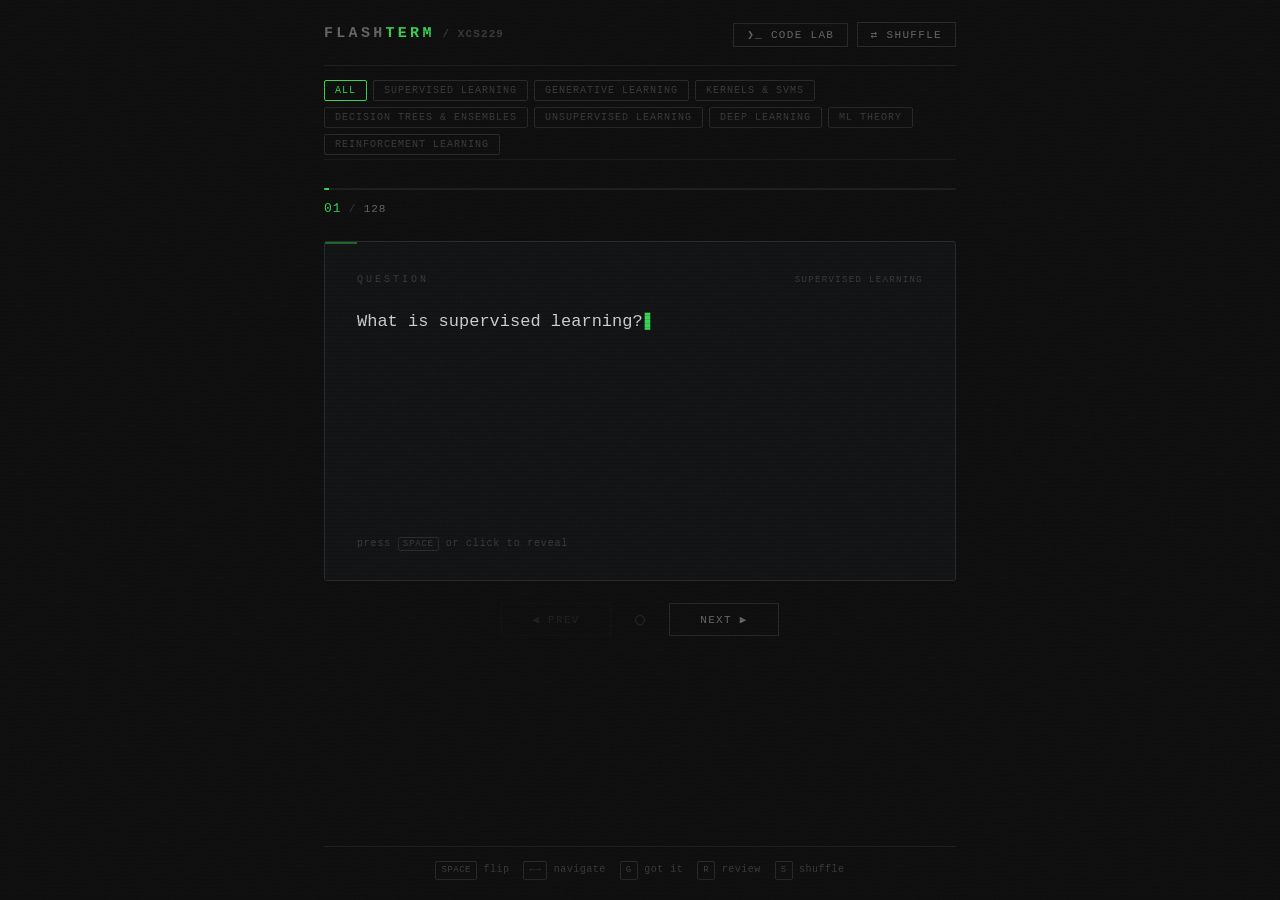
<file: index.html>
<!DOCTYPE html>
<html lang="en">
<head>
  <meta charset="UTF-8">
  <meta name="viewport" content="width=device-width, initial-scale=1.0, user-scalable=no">
  <meta name="theme-color" content="#0d0d0d">
  <meta name="apple-mobile-web-app-capable" content="yes">
  <meta name="apple-mobile-web-app-status-bar-style" content="black">
  <meta name="apple-mobile-web-app-title" content="FlashTerm">
  <meta name="description" content="XCS229 Machine Learning flashcards">
  <title>FlashTerm — XCS229</title>
  <link rel="stylesheet" href="style.css">
  <link rel="manifest" href="manifest.json">
</head>
<body>

  <div class="scanlines" aria-hidden="true"></div>

  <div class="app">

    <header class="header">
      <div class="logo">FLASH<span class="logo-accent">TERM</span><span class="logo-sub"> / XCS229</span></div>
      <div class="header-controls">
        <a href="code.html" class="ctrl-btn" style="text-decoration:none">&#x276F;_ CODE LAB</a>
        <button id="shuffleBtn" class="ctrl-btn" aria-label="Toggle shuffle mode" aria-pressed="false">
          &#x21C4; SHUFFLE
        </button>
      </div>
    </header>

    <!-- Category filter -->
    <nav class="cat-nav" id="catNav" aria-label="Filter by topic">
      <button class="cat-btn active" data-cat="all">ALL</button>
      <!-- populated by app.js from CATEGORIES -->
    </nav>

    <main class="main">

      <div class="progress-track">
        <div class="progress-bar">
          <div class="progress-fill" id="progressFill"></div>
        </div>
        <div class="progress-meta">
          <span class="progress-counter">
            <span id="progressCurrent" class="counter-current">01</span>
            <span class="counter-sep"> / </span>
            <span id="progressTotal" class="counter-total">00</span>
          </span>
          <span id="progressStats" class="progress-stats"></span>
        </div>
      </div>

      <div
        class="card-scene"
        id="cardScene"
        role="button"
        tabindex="0"
        aria-label="Flashcard — click or press Space to flip"
      >
        <div class="card" id="card">

          <div class="card-face card-front">
            <div class="face-header">
              <span class="face-label">QUESTION</span>
              <span class="face-cat-tag" id="faceCatTag"></span>
            </div>
            <div class="face-content" id="questionText"></div>
            <div class="face-hint">
              <span class="kbd-hint">press <kbd>SPACE</kbd> or click to reveal</span>
              <span class="touch-hint">tap to reveal</span>
            </div>
          </div>

          <div class="card-face card-back">
            <div class="face-header">
              <span class="face-label face-label--answer">ANSWER</span>
              <span class="face-cat-tag" id="faceCatTagBack"></span>
            </div>
            <div class="face-content" id="answerText"></div>
            <div class="card-actions">
              <button id="gotItBtn" class="mark-btn mark-btn--got" aria-label="Mark as got it">
                &#x2713; GOT IT
              </button>
              <button id="reviewBtn" class="mark-btn mark-btn--review" aria-label="Mark for review">
                &#x21BA; REVIEW
              </button>
            </div>
          </div>

        </div>
      </div>

      <div class="nav-row">
        <button id="prevBtn" class="nav-btn" aria-label="Previous card" disabled>&#9664; PREV</button>
        <div class="status-pip" id="statusPip" aria-label="Card status"></div>
        <button id="nextBtn" class="nav-btn" aria-label="Next card">NEXT &#9654;</button>
      </div>

    </main>

    <footer class="footer">
      <div class="kbd-row">
        <span><kbd>SPACE</kbd> flip</span>
        <span><kbd>&#8592;&#8594;</kbd> navigate</span>
        <span><kbd>G</kbd> got it</span>
        <span><kbd>R</kbd> review</span>
        <span><kbd>S</kbd> shuffle</span>
      </div>
    </footer>

  </div>

  <script src="cards.js"></script>
  <script src="app.js"></script>
</body>
</html>
</file>
<file: style.css>
/* ─── Reset ────────────────────────────────────────────────────────────────── */
*, *::before, *::after { box-sizing: border-box; margin: 0; padding: 0; }

/* ─── Tokens ────────────────────────────────────────────────────────────────── */
:root {
  --bg:           #0d0d0d;
  --bg-card:      #111213;
  --bg-card-ans:  #0a120a;
  --green:        #39d353;
  --green-glow:   rgba(57, 211, 83, 0.35);
  --green-dim:    #1d6b2a;
  --amber:        #e8a000;
  --amber-glow:   rgba(232, 160, 0, 0.35);
  --amber-dim:    #7a5000;
  --text:         #d0d0d0;
  --text-mid:     #666;
  --text-dim:     #3a3a3a;
  --border:       #1c1c1c;
  --border-mid:   #282828;
  --mono:         'Courier New', Courier, monospace;
  --flip-dur:     0.55s;
  --flip-ease:    cubic-bezier(0.4, 0, 0.2, 1);
}

/* ─── Base ──────────────────────────────────────────────────────────────────── */
html, body {
  height: 100%;
  background: var(--bg);
  color: var(--text);
  font-family: var(--mono);
  font-size: 14px;
  line-height: 1.65;
  -webkit-font-smoothing: antialiased;
}

/* ─── Scanlines overlay ─────────────────────────────────────────────────────── */
.scanlines {
  position: fixed;
  inset: 0;
  background: repeating-linear-gradient(
    to bottom,
    transparent 0px,
    transparent 3px,
    rgba(0,0,0,0.13) 3px,
    rgba(0,0,0,0.13) 4px
  );
  pointer-events: none;
  z-index: 9999;
}

/* Subtle grain via SVG noise */
body::after {
  content: '';
  position: fixed;
  inset: 0;
  background-image: url("data:image/svg+xml,%3Csvg xmlns='http://www.w3.org/2000/svg' width='300' height='300'%3E%3Cfilter id='n'%3E%3CfeTurbulence type='fractalNoise' baseFrequency='0.75' numOctaves='4' stitchTiles='stitch'/%3E%3C/filter%3E%3Crect width='300' height='300' filter='url(%23n)' opacity='0.035'/%3E%3C/svg%3E");
  pointer-events: none;
  z-index: 9998;
  opacity: 1;
}

/* ─── App shell ─────────────────────────────────────────────────────────────── */
.app {
  min-height: 100dvh;
  display: flex;
  flex-direction: column;
  max-width: 680px;
  margin: 0 auto;
  padding: 0 24px;
}

/* ─── Header ────────────────────────────────────────────────────────────────── */
.header {
  display: flex;
  justify-content: space-between;
  align-items: center;
  padding: 22px 0 18px;
  border-bottom: 1px solid var(--border);
}

.logo {
  font-size: 15px;
  font-weight: bold;
  letter-spacing: 0.22em;
  color: var(--text-mid);
  user-select: none;
}
.logo-accent { color: var(--green); }
.logo-sub    { color: var(--text-dim); font-size: 11px; letter-spacing: 0.1em; }

.ctrl-btn {
  background: transparent;
  border: 1px solid var(--border-mid);
  color: var(--text-mid);
  font-family: var(--mono);
  font-size: 11px;
  letter-spacing: 0.12em;
  padding: 5px 13px;
  cursor: pointer;
  transition: color 0.15s, border-color 0.15s, text-shadow 0.15s;
  user-select: none;
}
.ctrl-btn:hover {
  border-color: var(--green-dim);
  color: var(--green);
}
.ctrl-btn.active {
  border-color: var(--green);
  color: var(--green);
  text-shadow: 0 0 10px var(--green);
}

/* ─── Category nav ──────────────────────────────────────────────────────────── */
.cat-nav {
  display: flex;
  flex-wrap: wrap;
  gap: 6px;
  padding: 14px 0 4px;
  border-bottom: 1px solid var(--border);
  /* on mobile this becomes a horizontal scroll strip */
}

.cat-btn {
  background: transparent;
  border: 1px solid var(--border-mid);
  color: var(--text-dim);
  font-family: var(--mono);
  font-size: 10px;
  letter-spacing: 0.1em;
  padding: 4px 10px;
  cursor: pointer;
  border-radius: 2px;
  transition: color 0.15s, border-color 0.15s;
  user-select: none;
  white-space: nowrap;
}
.cat-btn:hover {
  border-color: var(--green-dim);
  color: var(--text-mid);
}
.cat-btn.active {
  border-color: var(--green);
  color: var(--green);
}

/* ─── Category tag on card face ─────────────────────────────────────────────── */
.face-header {
  display: flex;
  align-items: baseline;
  justify-content: space-between;
  margin-bottom: 18px;
}
.face-cat-tag {
  font-size: 9px;
  letter-spacing: 0.15em;
  color: var(--text-dim);
  text-transform: uppercase;
}

/* ─── Main ──────────────────────────────────────────────────────────────────── */
.main {
  flex: 1;
  display: flex;
  flex-direction: column;
  align-items: stretch;
  padding: 28px 0 20px;
  gap: 22px;
}

/* ─── Progress ──────────────────────────────────────────────────────────────── */
.progress-track { display: flex; flex-direction: column; gap: 8px; }

.progress-bar {
  height: 2px;
  background: var(--border);
  border-radius: 1px;
  overflow: hidden;
}
.progress-fill {
  height: 100%;
  background: var(--green);
  box-shadow: 0 0 8px var(--green-glow);
  transition: width 0.35s ease;
  will-change: width;
}

.progress-meta {
  display: flex;
  justify-content: space-between;
  align-items: baseline;
  font-size: 11px;
  letter-spacing: 0.08em;
}
.progress-counter { color: var(--text-mid); }
.counter-current  { color: var(--green); font-size: 13px; }
.counter-sep      { color: var(--text-dim); }
.counter-total    { color: var(--text-mid); }

.progress-stats {
  color: var(--text-dim);
  font-size: 11px;
  letter-spacing: 0.06em;
}
.progress-stats .stat-got    { color: var(--green-dim); }
.progress-stats .stat-review { color: var(--amber-dim); }

/* ─── Card scene ────────────────────────────────────────────────────────────── */
.card-scene {
  perspective: 1400px;
  cursor: pointer;
  outline: none;
  border-radius: 3px;
}
.card-scene:focus-visible .card {
  outline: 1px solid var(--green);
  outline-offset: 3px;
}

.card {
  position: relative;
  width: 100%;
  min-height: 340px;
  transform-style: preserve-3d;
  transition: transform var(--flip-dur) var(--flip-ease);
  will-change: transform;
}
.card.flipped { transform: rotateY(180deg); }

/* ─── Card faces ────────────────────────────────────────────────────────────── */
.card-face {
  position: absolute;
  inset: 0;
  min-height: 340px;
  display: flex;
  flex-direction: column;
  padding: 30px 32px 28px;
  border: 1px solid var(--border-mid);
  border-radius: 3px;
  backface-visibility: hidden;
  -webkit-backface-visibility: hidden;
}

.card-front {
  background: var(--bg-card);
  justify-content: space-between;
}

.card-back {
  background: var(--bg-card-ans);
  border-color: var(--green-dim);
  transform: rotateY(180deg);
  justify-content: space-between;
}

/* Corner accent lines */
.card-front::before,
.card-back::before {
  content: '';
  position: absolute;
  top: 0; left: 0;
  width: 32px; height: 2px;
  background: var(--green-dim);
}
.card-back::before { background: var(--green); }

.face-label {
  font-size: 10px;
  letter-spacing: 0.3em;
  color: var(--text-dim);
  user-select: none;
}
.face-label--answer { color: var(--green); }

.face-content {
  font-size: 17px;
  line-height: 1.75;
  color: var(--text);
  flex: 1;
}

/* Blinking cursor on question face */
.card-front .face-content::after {
  content: '▋';
  display: inline-block;
  color: var(--green);
  animation: cursor-blink 1.1s step-end infinite;
  margin-left: 2px;
  font-size: 0.85em;
}

@keyframes cursor-blink {
  0%, 100% { opacity: 1; }
  50%       { opacity: 0; }
}

.face-hint {
  font-size: 10px;
  color: var(--text-dim);
  letter-spacing: 0.08em;
  margin-top: 16px;
  user-select: none;
}
.face-hint kbd {
  border: 1px solid var(--border-mid);
  padding: 1px 4px;
  border-radius: 2px;
  font-family: var(--mono);
  font-size: 9px;
  color: var(--text-dim);
}
/* on touch devices, replace keyboard hint with "tap" */
@media (hover: none) and (pointer: coarse) {
  .face-hint .kbd-hint { display: none; }
  .face-hint .touch-hint { display: inline; }
}
@media (hover: hover) {
  .face-hint .touch-hint { display: none; }
}

/* ─── Card actions (back face) ──────────────────────────────────────────────── */
.card-actions {
  display: flex;
  gap: 10px;
  margin-top: 24px;
  padding-top: 20px;
  border-top: 1px solid var(--border);
}

.mark-btn {
  flex: 1;
  background: transparent;
  font-family: var(--mono);
  font-size: 11px;
  letter-spacing: 0.14em;
  padding: 10px 8px;
  cursor: pointer;
  transition: color 0.15s, border-color 0.15s, background 0.15s, text-shadow 0.15s;
  border-radius: 2px;
  user-select: none;
}

.mark-btn--got {
  border: 1px solid var(--green-dim);
  color: var(--green-dim);
}
.mark-btn--got:hover,
.mark-btn--got.active {
  border-color: var(--green);
  color: var(--green);
  background: rgba(57, 211, 83, 0.06);
  text-shadow: 0 0 10px var(--green-glow);
}

.mark-btn--review {
  border: 1px solid var(--amber-dim);
  color: var(--amber-dim);
}
.mark-btn--review:hover,
.mark-btn--review.active {
  border-color: var(--amber);
  color: var(--amber);
  background: rgba(232, 160, 0, 0.06);
  text-shadow: 0 0 10px var(--amber-glow);
}

/* ─── Nav row ───────────────────────────────────────────────────────────────── */
.nav-row {
  display: flex;
  align-items: center;
  justify-content: center;
  gap: 24px;
}

.nav-btn {
  background: transparent;
  border: 1px solid var(--border-mid);
  color: var(--text-mid);
  font-family: var(--mono);
  font-size: 11px;
  letter-spacing: 0.12em;
  padding: 9px 22px;
  cursor: pointer;
  min-width: 110px;
  transition: color 0.15s, border-color 0.15s;
  user-select: none;
}
.nav-btn:hover:not(:disabled) {
  border-color: var(--text-mid);
  color: var(--text);
}
.nav-btn:disabled {
  opacity: 0.2;
  cursor: default;
}

/* Status pip */
.status-pip {
  width: 10px;
  height: 10px;
  border-radius: 50%;
  border: 1px solid var(--border-mid);
  flex-shrink: 0;
  transition: background 0.2s, border-color 0.2s, box-shadow 0.2s;
}
.status-pip.got    {
  background: var(--green);
  border-color: var(--green);
  box-shadow: 0 0 8px var(--green-glow);
}
.status-pip.review {
  background: var(--amber);
  border-color: var(--amber);
  box-shadow: 0 0 8px var(--amber-glow);
}

/* ─── Footer ────────────────────────────────────────────────────────────────── */
.footer {
  padding: 14px 0 20px;
  border-top: 1px solid var(--border);
}

.kbd-row {
  display: flex;
  flex-wrap: wrap;
  justify-content: center;
  gap: 4px 14px;
  font-size: 10px;
  color: var(--text-dim);
  letter-spacing: 0.05em;
  user-select: none;
}
.kbd-row kbd {
  display: inline-block;
  border: 1px solid var(--border-mid);
  padding: 1px 5px;
  border-radius: 2px;
  font-family: var(--mono);
  font-size: 9px;
  color: #3e3e3e;
}

/* ─── Responsive ────────────────────────────────────────────────────────────── */
@media (max-width: 480px) {
  .app { padding: 0 16px; }

  .face-content { font-size: 15px; }

  .card-face { padding: 24px 22px 22px; }
  .card-face, .card { min-height: 280px; }

  .main { gap: 18px; padding: 20px 0 16px; }

  .nav-btn { min-width: 90px; padding: 9px 14px; }

  /* category nav: single horizontal scroll row on mobile */
  .cat-nav {
    flex-wrap: nowrap;
    overflow-x: auto;
    -webkit-overflow-scrolling: touch;
    scrollbar-width: none;
    padding-bottom: 10px;
    gap: 6px;
  }
  .cat-nav::-webkit-scrollbar { display: none; }
  .cat-btn { flex-shrink: 0; padding: 5px 12px; font-size: 10px; }

  /* hide keyboard shortcut bar — useless on touch */
  .footer { display: none; }

  /* bigger touch targets for mark buttons */
  .mark-btn { padding: 14px 8px; font-size: 12px; }
  .nav-btn  { padding: 12px 14px; }
}
</file>
